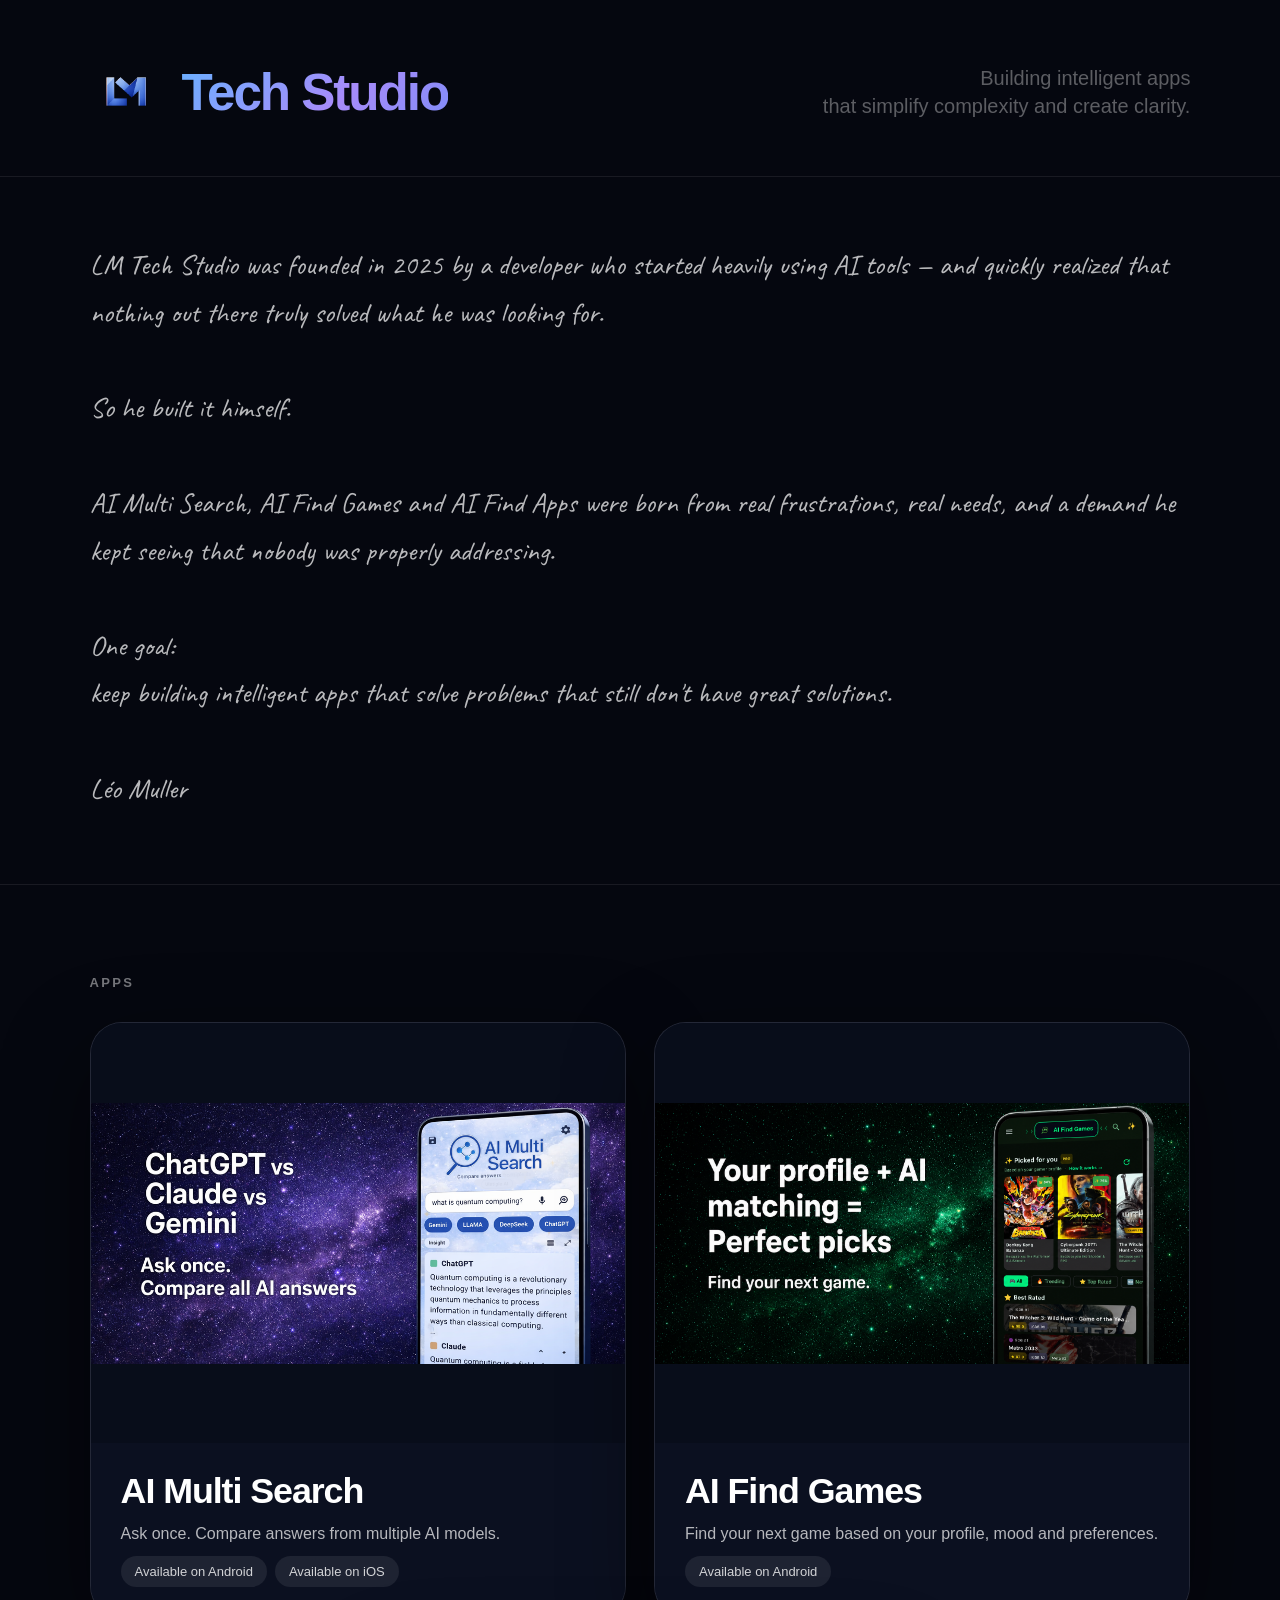
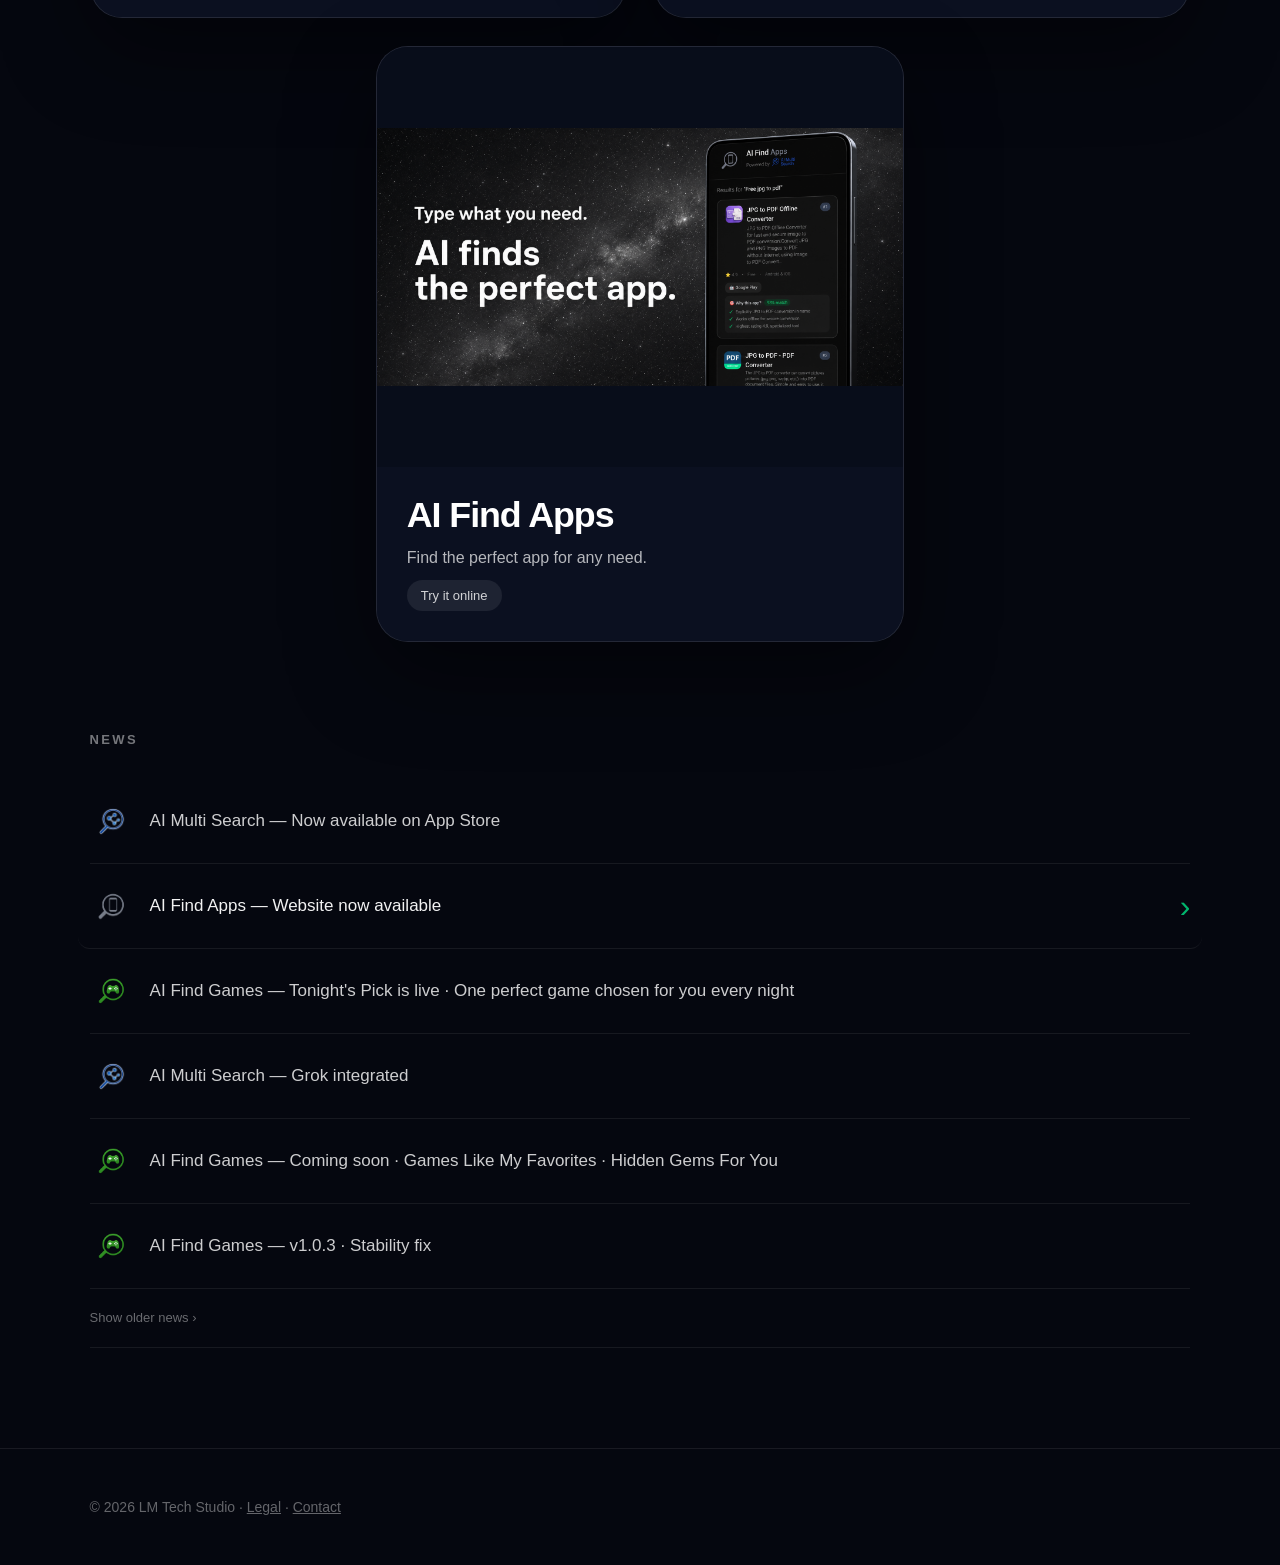
<file: index.html>
<!doctype html>
<html lang="en">
<head>
  <meta charset="UTF-8" />
  <meta name="viewport" content="width=device-width, initial-scale=1.0" />
  <title>LM Tech Studio</title>
  <link rel="icon" type="image/png" href="lm-tech-logo.png" />
  <link rel="apple-touch-icon" href="lm-tech-logo.png" />
  <!-- Google tag (gtag.js) -->
  <script async src="https://www.googletagmanager.com/gtag/js?id=G-GBGFR31RMR"></script>
  <script>
    window.dataLayer = window.dataLayer || [];
    function gtag(){dataLayer.push(arguments);}
    gtag('js', new Date());
    gtag('config', 'G-GBGFR31RMR');
  </script>
  <meta name="description" content="Building intelligent apps that solve problems that still don't have great solutions." />
  <link rel="stylesheet" href="style.css" />
  <link rel="preconnect" href="https://fonts.googleapis.com" />
  <link rel="preconnect" href="https://fonts.gstatic.com" crossorigin />
  <link href="https://fonts.googleapis.com/css2?family=Caveat:wght@400;500&display=swap" rel="stylesheet" />
</head>
<body>

  <!-- ── HERO ─────────────────────────────────────────────────────────────── -->
  <header class="hero">
    <div class="brand">
      <img src="lm-tech-logo.png" alt="LM Tech Studio logo" class="brand-logo" />
      <h1 class="brand-title">Tech Studio</h1>
    </div>
    <p class="hero-slogan">Building intelligent apps<br/>that simplify complexity and create clarity.</p>
  </header>

  <!-- ── ABOUT ─────────────────────────────────────────────────────────────── -->
  <section class="about">
    <p class="about-text">
      LM Tech Studio was founded in 2025 by a developer who started heavily using AI tools — and quickly realized that nothing out there truly solved what he was looking for.<br /><br />
      So he built it himself.<br /><br />
      AI Multi Search, AI Find Games and AI Find Apps were born from real frustrations, real needs, and a demand he kept seeing that nobody was properly addressing.<br /><br />
      One goal:<br />
      keep building intelligent apps that solve problems that still don't have great solutions.<br /><br />
      Léo Muller
    </p>
  </section>

  <main>

    <!-- ── APPS ───────────────────────────────────────────────────────────── -->
    <section class="apps">
      <h2>Apps</h2>
      <div class="app-grid">

        <!-- AI Multi Search -->
        <a class="app-card blue" href="https://aimultisearch.com/" target="_blank" rel="noopener noreferrer">
          <div class="card-image">
            <img src="ai-multi-search.png" alt="AI Multi Search" />
          </div>
          <div class="card-content">
            <h3>AI Multi Search</h3>
            <p>Ask once. Compare answers from multiple AI models.</p>
            <div class="badge-row" style="display: flex; gap: 8px; flex-wrap: wrap;">
              <span class="badge" onclick="event.preventDefault(); event.stopPropagation(); window.open('https://play.google.com/store/apps/details?id=com.lmtechstudio.aimultisearch', '_blank')">
                Available on Android
              </span>
              <span class="badge" onclick="event.preventDefault(); event.stopPropagation(); window.open('https://apps.apple.com/ch/app/ai-multi-search/id6784846445', '_blank')">
                Available on iOS
              </span>
            </div>
          </div>
        </a>

        <!-- AI Find Games -->
        <a class="app-card green" href="https://aifindgames.com/" target="_blank" rel="noopener noreferrer">
          <div class="card-image">
            <img src="ai-find-games..png" alt="AI Find Games" />
          </div>
          <div class="card-content">
            <h3>AI Find Games</h3>
            <p>Find your next game based on your profile, mood and preferences.</p>
            <span class="badge" onclick="event.preventDefault(); event.stopPropagation(); window.open('https://play.google.com/store/apps/details?id=com.aifindgames.app', '_blank')">
              Available on Android
            </span>
          </div>
        </a>

      </div>

      <!-- AI Find Apps -->
      <div class="app-grid-single">
        <a class="app-card grey" href="https://aifindapps.com/" target="_blank" rel="noopener noreferrer">
          <div class="card-image">
            <img src="ai-find-apps.png" alt="AI Find Apps" />
          </div>
          <div class="card-content">
            <h3>AI Find Apps</h3>
            <p>Find the perfect app for any need.</p>
            <span class="badge">Try it online</span>
          </div>
        </a>
      </div>

    </section>

    <!-- ── NEWS ──────────────────────────────────────────────────────────── -->
    <section class="updates">
      <h2>News</h2>
      <div class="update-list">

        <!-- AI Multi Search — Now available on App Store (LATEST) -->
        <div class="update-item">
          <div class="update-icon-wrap">
            <img src="icon-aimultisearch.png" alt="AI Multi Search icon" class="update-icon icon-multisearch" />
          </div>
          <p>AI Multi Search — Now available on App Store</p>
        </div>

        <!-- AI Find Apps — Website now available (LATEST) -->
        <div class="update-item clickable" onclick="openModalFindApps()">
          <div class="update-icon-wrap">
            <img src="logo_aifindapps.png" alt="AI Find Apps icon" class="update-icon icon-findapps" />
          </div>
          <p>AI Find Apps — Website now available</p>
          <span class="news-arrow">›</span>
        </div>

        <!-- AI Find Games — Tonight's Pick -->
        <div class="update-item">
          <div class="update-icon-wrap">
            <img src="icon-aifindgames.png" alt="AI Find Games icon" class="update-icon icon-findgames" />
          </div>
          <p>AI Find Games — Tonight's Pick is live · One perfect game chosen for you every night</p>
        </div>

        <!-- AI Multi Search — Grok integrated -->
        <div class="update-item">
          <div class="update-icon-wrap">
            <img src="icon-aimultisearch.png" alt="AI Multi Search icon" class="update-icon icon-multisearch" />
          </div>
          <p>AI Multi Search — Grok integrated</p>
        </div>

        <!-- AI Find Games — Coming soon -->
        <div class="update-item">
          <div class="update-icon-wrap">
            <img src="icon-aifindgames.png" alt="AI Find Games icon" class="update-icon icon-findgames" />
          </div>
          <p>AI Find Games — Coming soon · Games Like My Favorites · Hidden Gems For You</p>
        </div>

        <!-- AI Find Games — v1.0.3 -->
        <div class="update-item">
          <div class="update-icon-wrap">
            <img src="icon-aifindgames.png" alt="AI Find Games icon" class="update-icon icon-findgames" />
          </div>
          <p>AI Find Games — v1.0.3 · Stability fix</p>
        </div>

        <!-- OLDER NEWS — cachées par défaut -->
        <div id="older-news" style="display: none;">

          <!-- AI Find Games — Now available -->
          <div class="update-item clickable" onclick="openModalLaunch()">
            <div class="update-icon-wrap">
              <img src="icon-aifindgames.png" alt="AI Find Games icon" class="update-icon icon-findgames" />
            </div>
            <p>AI Find Games — Now available on Google Play</p>
            <span class="news-arrow">›</span>
          </div>

          <!-- AI Multi Search — Coming soon -->
          <div class="update-item">
            <div class="update-icon-wrap">
              <img src="icon-aimultisearch.png" alt="AI Multi Search icon" class="update-icon icon-multisearch" />
            </div>
            <p>AI Multi Search — Coming soon · Camera Search</p>
          </div>

          <!-- AI Multi Search — Mistral -->
          <div class="update-item">
            <div class="update-icon-wrap">
              <img src="icon-aimultisearch.png" alt="AI Multi Search icon" class="update-icon icon-multisearch" />
            </div>
            <p>AI Multi Search — Mistral integrated</p>
          </div>

          <!-- AI Multi Search — Insight -->
          <div class="update-item">
            <div class="update-icon-wrap">
              <img src="icon-aimultisearch.png" alt="AI Multi Search icon" class="update-icon icon-multisearch" />
            </div>
            <p>AI Multi Search — Insight feature released</p>
          </div>

        </div>

        <!-- Bouton Show older news -->
        <div class="update-item show-more-item" onclick="toggleOlderNews()" id="show-more-btn" style="cursor: pointer; justify-content: center;">
          <p style="color: rgba(255,255,255,0.4); font-size: 13px;">Show older news ›</p>
        </div>

      </div>
    </section>

  </main>

  <!-- ── FOOTER ────────────────────────────────────────────────────────────── -->
  <footer>
    <p>© 2026 LM Tech Studio · 
      <a href="legal.html">Legal</a> · 
      <a href="mailto:support@lmtechstudio.com">Contact</a>
    </p>
  </footer>

  <!-- ── MODAL — AI FIND APPS ───────────────────────────────────────────────── -->
  <div class="modal-overlay" id="modalOverlayFindApps" onclick="closeModalFindApps()">
    <div class="modal" onclick="event.stopPropagation()">
      <button class="modal-close" onclick="closeModalFindApps()">✕</button>
      <div class="modal-header">
        <span class="modal-tag modal-tag-grey">🌐 Website now available</span>
        <h3 class="modal-title">AI Find Apps — What is it?</h3>
        <p class="modal-powered">Powered by AI Multi Search</p>
      </div>
      <div class="modal-body">

        <div class="modal-feature">
          <div class="modal-feature-icon">🔍</div>
          <div>
            <h4>AI-Powered Search</h4>
            <p>Describe what you need in plain words — AI finds the best apps that match exactly what you're looking for.</p>
          </div>
        </div>

        <div class="modal-feature">
          <div class="modal-feature-icon">⭐</div>
          <div>
            <h4>Smart Ranking</h4>
            <p>Every result comes with a match score and an explanation of why this app fits your need.</p>
          </div>
        </div>

        <div class="modal-feature">
          <div class="modal-feature-icon">📱</div>
          <div>
            <h4>Any Platform</h4>
            <p>Android, iOS, web — AI Find Apps covers all platforms and finds the best option for you.</p>
          </div>
        </div>

      </div>
      <a class="modal-cta modal-cta-grey" href="https://aifindapps.com/" target="_blank" rel="noopener noreferrer">
        Try AI Find Apps →
      </a>
    </div>
  </div>

  <!-- ── MODAL — LAUNCH ─────────────────────────────────────────────────────── -->
  <div class="modal-overlay" id="modalOverlay2" onclick="closeModalLaunch()">
    <div class="modal" onclick="event.stopPropagation()">
      <button class="modal-close" onclick="closeModalLaunch()">✕</button>
      <div class="modal-header">
        <span class="modal-tag">🎮 Now available on Google Play</span>
        <h3 class="modal-title">AI Find Games — What is it?</h3>
      </div>
      <div class="modal-body">

        <div class="modal-feature">
          <div class="modal-feature-icon">🤖</div>
          <div>
            <h4>AI-Powered Recommendations</h4>
            <p>Tell the app your mood, preferences and gaming style — and let AI find the perfect game for you.</p>
          </div>
        </div>

        <div class="modal-feature">
          <div class="modal-feature-icon">🎯</div>
          <div>
            <h4>Your Gamer Profile</h4>
            <p>The more you use it, the better it knows you. Personalized picks that actually match who you are as a gamer.</p>
          </div>
        </div>

        <div class="modal-feature">
          <div class="modal-feature-icon">🕹️</div>
          <div>
            <h4>Any Platform, Any Genre</h4>
            <p>PC, console, mobile — indie or AAA. AI Find Games covers it all and finds what you'll actually enjoy.</p>
          </div>
        </div>

      </div>
      <a class="modal-cta" href="https://play.google.com/store/apps/details?id=com.aifindgames.app" target="_blank" rel="noopener noreferrer">
        Get AI Find Games →
      </a>
    </div>
  </div>

  <script src="script.js"></script>
  <script>
    function toggleOlderNews() {
      const older = document.getElementById('older-news');
      const btn = document.getElementById('show-more-btn');
      if (older.style.display === 'none') {
        older.style.display = 'block';
        btn.querySelector('p').textContent = 'Show less ‹';
      } else {
        older.style.display = 'none';
        btn.querySelector('p').textContent = 'Show older news ›';
      }
    }

    function openModalFindApps() {
      document.getElementById('modalOverlayFindApps').classList.add('active');
    }
    function closeModalFindApps() {
      document.getElementById('modalOverlayFindApps').classList.remove('active');
    }
  </script>
</body>
</html>
</file>
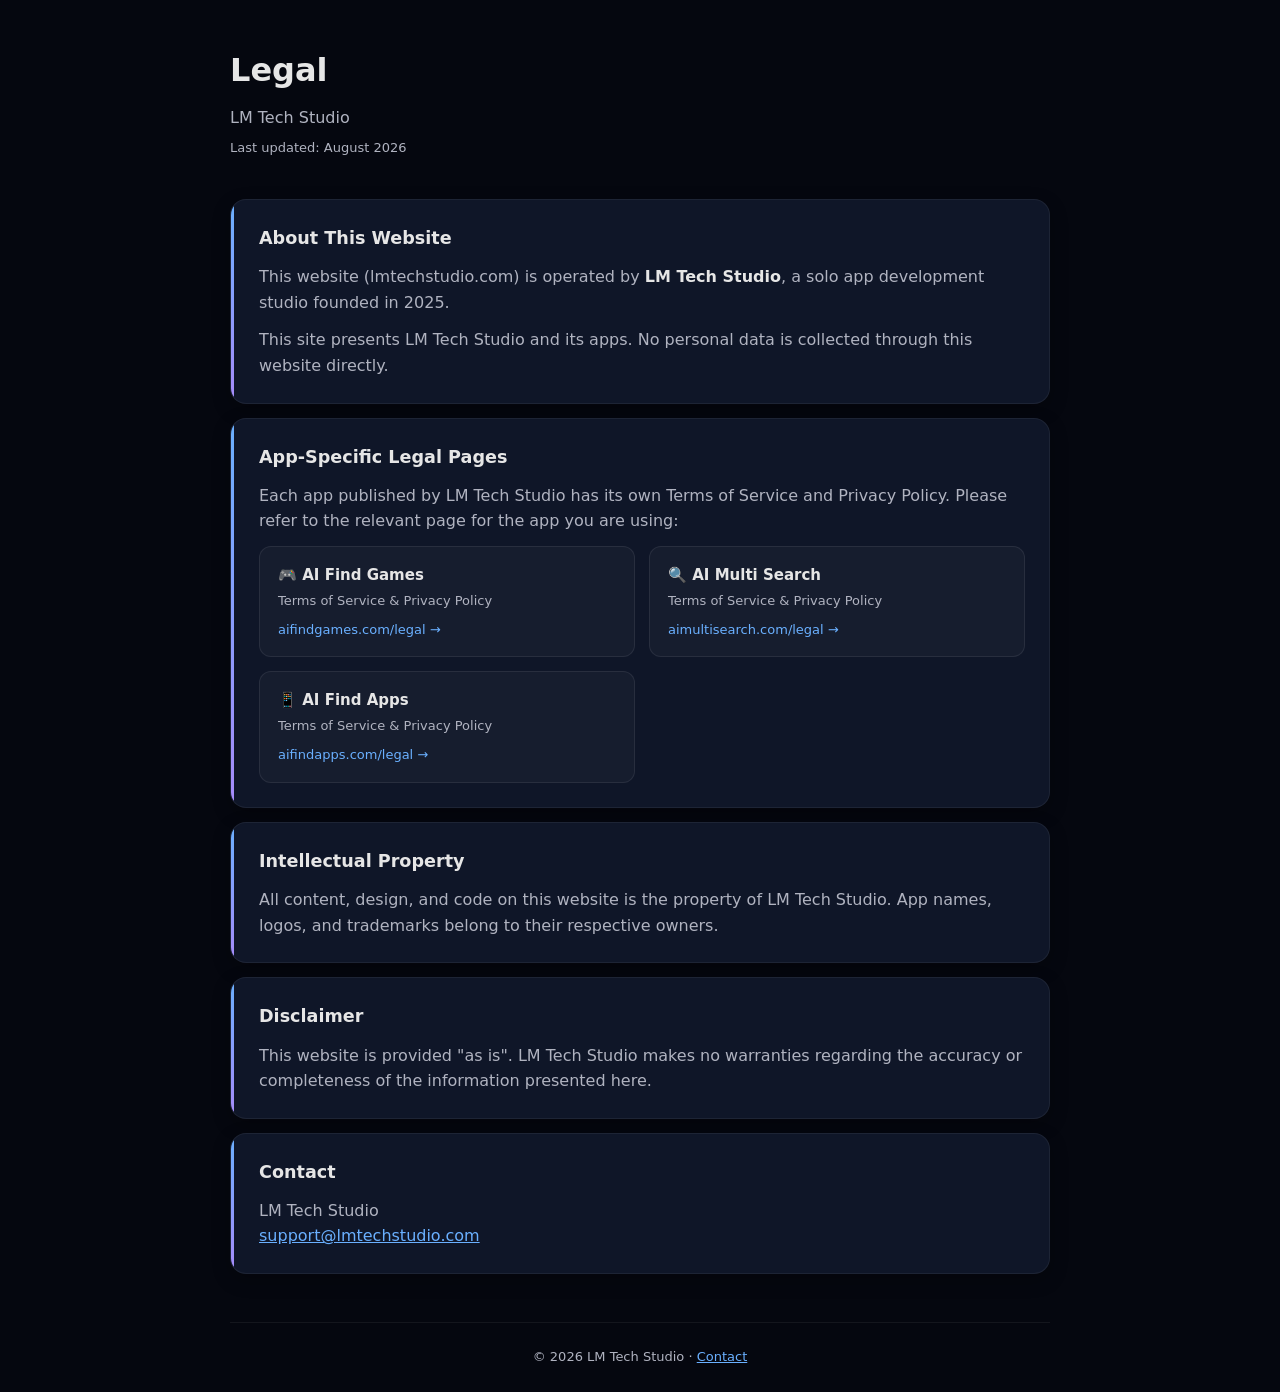
<file: legal.html>
<!DOCTYPE html>
<html lang="en">
<head>
<meta charset="UTF-8"/>
<meta name="viewport" content="width=device-width, initial-scale=1.0"/>
<title>LM Tech Studio – Legal</title>
<style>
:root{
  --bg:#05070f;
  --card:#0f1628;
  --text:#e6e6e6;
  --muted:#b0b3c0;
  --radius:16px;
  --line:rgba(255,255,255,0.06);
  --accent1:#6ab0ff;
  --accent2:#a78bfa;
}
body{
  margin:0;
  padding:24px;
  background:var(--bg);
  color:var(--text);
  font-family:system-ui,-apple-system,BlinkMacSystemFont,"Segoe UI",Roboto,Arial,sans-serif;
  line-height:1.6;
}
.container{
  max-width:820px;
  margin:0 auto;
}
h1{
  font-size:2rem;
  margin-bottom:8px;
}
.subtitle{
  color:var(--muted);
  margin-bottom:8px;
}
.updated{
  font-size:13px;
  color:var(--muted);
  margin-bottom:40px;
}
.card{
  background:var(--card);
  border-radius:var(--radius);
  border:1px solid var(--line);
  box-shadow:0 6px 18px rgba(0,0,0,0.25);
  overflow:hidden;
  position:relative;
  padding:24px 24px 24px 28px;
  margin-bottom:14px;
}
.card::before{
  content:"";
  position:absolute;
  left:0;
  top:0;
  height:100%;
  width:3px;
  background:linear-gradient(180deg,var(--accent1),var(--accent2));
}
h2{
  font-size:1.1rem;
  margin:0 0 12px;
  color:var(--text);
}
p{
  color:var(--muted);
  margin:0 0 12px;
}
p:last-child{ margin-bottom:0; }
strong{ color:var(--text); }
a{ color:var(--accent1); }

/* App links cards */
.app-links{
  display:grid;
  grid-template-columns:repeat(2, 1fr);
  gap:14px;
  margin-top:8px;
}
.app-link-card{
  background:rgba(255,255,255,0.03);
  border:1px solid rgba(255,255,255,0.08);
  border-radius:12px;
  padding:16px 18px;
  text-decoration:none;
  color:var(--text);
  transition:background 0.2s ease, border-color 0.2s ease;
  display:block;
}
.app-link-card:hover{
  background:rgba(255,255,255,0.06);
  border-color:rgba(255,255,255,0.15);
}
.app-link-card .app-name{
  font-weight:600;
  font-size:15px;
  margin-bottom:4px;
  color:var(--text);
}
.app-link-card .app-desc{
  font-size:13px;
  color:var(--muted);
}
.app-link-card .app-arrow{
  font-size:13px;
  color:var(--accent1);
  margin-top:8px;
  display:block;
}

.divider{
  border:none;
  border-top:1px solid var(--line);
  margin:40px 0;
}
.section-title{
  font-size:1.5rem;
  font-weight:700;
  margin:0 0 20px;
}
.updated-small{
  font-size:13px;
  color:var(--muted);
  margin-bottom:24px;
}

footer{
  margin-top:48px;
  padding-top:24px;
  border-top:1px solid var(--line);
  font-size:13px;
  color:var(--muted);
  text-align:center;
}
footer a{ color:var(--accent1); }

@media(max-width:600px){
  body{padding:18px;}
  h1{font-size:1.7rem;}
  .app-links{grid-template-columns:1fr;}
}
</style>
</head>
<body>
<div class="container">

  <h1>Legal</h1>
  <p class="subtitle">LM Tech Studio</p>
  <p class="updated">Last updated: August 2026</p>

  <!-- ── WEBSITE ─────────────────────────────────────────────────────────── -->
  <div class="card">
    <h2>About This Website</h2>
    <p>This website (lmtechstudio.com) is operated by <strong>LM Tech Studio</strong>, a solo app development studio founded in 2025.</p>
    <p>This site presents LM Tech Studio and its apps. No personal data is collected through this website directly.</p>
  </div>

  <div class="card">
    <h2>App-Specific Legal Pages</h2>
    <p>Each app published by LM Tech Studio has its own Terms of Service and Privacy Policy. Please refer to the relevant page for the app you are using:</p>
    <div class="app-links">
      <a class="app-link-card" href="https://aifindgames.com/legal.html" target="_blank" rel="noopener noreferrer">
        <div class="app-name">🎮 AI Find Games</div>
        <div class="app-desc">Terms of Service &amp; Privacy Policy</div>
        <span class="app-arrow">aifindgames.com/legal →</span>
      </a>
      <a class="app-link-card" href="https://aimultisearch.com/legal.html" target="_blank" rel="noopener noreferrer">
        <div class="app-name">🔍 AI Multi Search</div>
        <div class="app-desc">Terms of Service &amp; Privacy Policy</div>
        <span class="app-arrow">aimultisearch.com/legal →</span>
      </a>
      <a class="app-link-card" href="https://aifindapps.com/legal" target="_blank" rel="noopener noreferrer">
        <div class="app-name">📱 AI Find Apps</div>
        <div class="app-desc">Terms of Service &amp; Privacy Policy</div>
        <span class="app-arrow">aifindapps.com/legal →</span>
      </a>
    </div>
  </div>

  <div class="card">
    <h2>Intellectual Property</h2>
    <p>All content, design, and code on this website is the property of LM Tech Studio. App names, logos, and trademarks belong to their respective owners.</p>
  </div>

  <div class="card">
    <h2>Disclaimer</h2>
    <p>This website is provided "as is". LM Tech Studio makes no warranties regarding the accuracy or completeness of the information presented here.</p>
  </div>

  <div class="card">
    <h2>Contact</h2>
    <p>LM Tech Studio<br/>
    <a href="mailto:support@lmtechstudio.com">support@lmtechstudio.com</a></p>
  </div>

  <footer>
    © 2026 LM Tech Studio ·
    <a href="mailto:support@lmtechstudio.com">Contact</a>
  </footer>

</div>
</body>
</html>
</file>
<file: style.css>
* {
  box-sizing: border-box;
}

body {
  margin: 0;
  font-family: Inter, Arial, sans-serif;
  background: #05070f;
  color: #ffffff;
}

/* ── HERO ──────────────────────────────────────────────────────────────────── */
.hero {
  padding: 56px 7vw 48px;
  display: flex;
  align-items: center;
  justify-content: space-between;
  gap: 40px;
  border-bottom: 1px solid rgba(255,255,255,0.08);
}

.brand {
  display: flex;
  align-items: center;
  gap: 20px;
  flex-shrink: 0;
}

.brand-logo {
  width: 72px;
  height: 72px;
  border-radius: 18px;
  mix-blend-mode: lighten;
}

.brand-title {
  font-size: clamp(28px, 4vw, 52px);
  margin: 0;
  letter-spacing: -0.04em;
  background: linear-gradient(135deg, #6ab0ff 0%, #a78bfa 60%, #818cf8 100%);
  -webkit-background-clip: text;
  -webkit-text-fill-color: transparent;
  background-clip: text;
}

.hero-slogan {
  max-width: 420px;
  font-size: clamp(15px, 1.6vw, 20px);
  line-height: 1.4;
  color: rgba(255,255,255,0.35);
  margin: 0;
  text-align: right;
}

/* ── ABOUT ─────────────────────────────────────────────────────────────────── */
.about {
  padding: 64px 7vw 72px;
  border-bottom: 1px solid rgba(255,255,255,0.08);
}

.about-text {
  font-family: 'Caveat', cursive;
  font-size: clamp(20px, 2.2vw, 28px);
  font-weight: 400;
  line-height: 1.7;
  color: rgba(255,255,255,0.72);
  max-width: 100%;
  margin: 0;
  width: 100%;
}

/* ── APPS ──────────────────────────────────────────────────────────────────── */
.apps {
  padding: 90px 7vw;
}

.apps h2,
.updates h2 {
  font-size: 13px;
  text-transform: uppercase;
  letter-spacing: 0.18em;
  color: rgba(255,255,255,0.45);
  margin-bottom: 32px;
  margin-top: 0;
}

/* ── GRID ────────────────────────────────────────────────────────────────── */
.app-grid {
  display: grid;
  grid-template-columns: repeat(2, minmax(0, 1fr));
  gap: 28px;
  align-items: start;
}

.app-grid-single {
  display: flex;
  justify-content: center;
  margin-top: 28px;
}

.app-grid-single .app-card {
  max-width: 48%;
  width: 100%;
}

/* ── CARDS ─────────────────────────────────────────────────────────────────── */
.app-card {
  display: flex;
  flex-direction: column;
  min-width: 0;
  width: 100%;
  border-radius: 32px;
  overflow: hidden;
  text-decoration: none;
  color: white;
  background: #0b1020;
  border: 1px solid rgba(255,255,255,0.10);
  box-shadow: 0 30px 90px rgba(0,0,0,0.45);
  transition: transform 0.35s ease, box-shadow 0.35s ease;
}

.app-card:hover {
  transform: translateY(-8px);
}

.app-card.blue:hover {
  box-shadow: 0 35px 120px rgba(48, 109, 255, 0.35);
}

.app-card.green:hover {
  box-shadow: 0 35px 120px rgba(0, 255, 150, 0.28);
}

.app-card.grey:hover {
  box-shadow: 0 35px 120px rgba(180, 180, 180, 0.25);
}

.card-image {
  width: 100%;
  height: 420px;
  overflow: hidden;
  flex-shrink: 0;
  background: #080d1a;
  display: flex;
  align-items: center;
  justify-content: center;
}

.card-image img {
  width: 100%;
  height: 100%;
  object-fit: contain;
  object-position: center center;
  display: block;
  transition: transform 0.5s ease;
}

.app-card:hover .card-image img {
  transform: scale(1.02);
}

.card-content {
  padding: 28px 30px 30px;
  background: #0b1020;
  display: flex;
  flex-direction: column;
  gap: 10px;
  flex: 1;
}

.card-content h3 {
  font-size: clamp(26px, 2.8vw, 42px);
  margin: 0;
  letter-spacing: -0.03em;
}

.card-content p {
  font-size: 16px;
  color: rgba(255,255,255,0.70);
  margin: 0;
  line-height: 1.5;
}

.badge {
  display: inline-block;
  padding: 8px 14px;
  border-radius: 999px;
  background: rgba(255,255,255,0.08);
  color: rgba(255,255,255,0.80);
  font-size: 13px;
  align-self: flex-start;
  text-decoration: none;
  transition: background 0.2s ease;
}

.badge:hover {
  background: rgba(255,255,255,0.15);
}

/* ── NEWS ──────────────────────────────────────────────────────────────────── */
.updates {
  padding: 0 7vw 100px;
}

.update-list {
  display: flex;
  flex-direction: column;
}

.update-item {
  display: flex;
  align-items: center;
  gap: 16px;
  padding: 20px 0;
  border-bottom: 1px solid rgba(255,255,255,0.07);
}

.update-icon-wrap {
  width: 44px;
  height: 44px;
  flex-shrink: 0;
  display: flex;
  align-items: center;
  justify-content: center;
}

.icon-findgames {
  width: 41px;
  height: 41px;
  object-fit: contain;
  display: block;
}

.icon-multisearch {
  width: 31px;
  height: 31px;
  object-fit: contain;
  display: block;
}

.icon-findapps {
  width: 39px;
  height: 39px;
  object-fit: contain;
  display: block;
}

.update-item p {
  margin: 0;
  font-size: 17px;
  color: rgba(255,255,255,0.80);
  flex: 1;
  line-height: 1.4;
}

.update-item.clickable {
  cursor: pointer;
  border-radius: 12px;
  padding: 20px 12px;
  margin: 0 -12px;
  transition: background 0.2s ease, box-shadow 0.2s ease;
}

.update-item.clickable:hover {
  background: rgba(255,255,255,0.05);
  box-shadow: 0 0 24px rgba(0, 255, 150, 0.18);
}

.update-item.clickable p {
  color: rgba(255,255,255,0.95);
}

.news-arrow {
  font-size: 32px;
  color: rgba(0, 255, 150, 0.7);
  flex-shrink: 0;
  transition: transform 0.2s ease;
}

.update-item.clickable:hover .news-arrow {
  transform: translateX(4px);
}

/* ── MODAL ─────────────────────────────────────────────────────────────────── */
.modal-overlay {
  position: fixed;
  inset: 0;
  background: rgba(0,0,0,0.75);
  backdrop-filter: blur(8px);
  -webkit-backdrop-filter: blur(8px);
  display: flex;
  align-items: center;
  justify-content: center;
  z-index: 100;
  opacity: 0;
  pointer-events: none;
  transition: opacity 0.25s ease;
  padding: 20px;
}

.modal-overlay.active {
  opacity: 1;
  pointer-events: all;
}

.modal {
  background: #0f1628;
  border: 1px solid rgba(255,255,255,0.12);
  border-radius: 28px;
  padding: 40px;
  max-width: 560px;
  width: 100%;
  position: relative;
  transform: translateY(20px);
  transition: transform 0.25s ease;
  box-shadow: 0 40px 120px rgba(0,0,0,0.6);
}

.modal-overlay.active .modal {
  transform: translateY(0);
}

.modal-close {
  position: absolute;
  top: 20px;
  right: 20px;
  background: rgba(255,255,255,0.08);
  border: none;
  color: rgba(255,255,255,0.6);
  width: 36px;
  height: 36px;
  border-radius: 50%;
  font-size: 14px;
  cursor: pointer;
  transition: background 0.2s ease, color 0.2s ease;
  display: flex;
  align-items: center;
  justify-content: center;
}

.modal-close:hover {
  background: rgba(255,255,255,0.15);
  color: white;
}

.modal-header {
  margin-bottom: 32px;
}

.modal-tag {
  display: inline-block;
  font-size: 12px;
  font-weight: 600;
  letter-spacing: 0.08em;
  color: rgba(0, 255, 150, 0.9);
  background: rgba(0, 255, 150, 0.08);
  border: 1px solid rgba(0, 255, 150, 0.2);
  padding: 5px 12px;
  border-radius: 999px;
  margin-bottom: 14px;
}

.modal-title {
  font-size: 22px;
  font-weight: 700;
  margin: 0;
  letter-spacing: -0.02em;
  color: white;
}

.modal-body {
  display: flex;
  flex-direction: column;
  gap: 24px;
  margin-bottom: 32px;
}

.modal-feature {
  display: flex;
  gap: 16px;
  align-items: flex-start;
}

.modal-feature-icon {
  font-size: 28px;
  flex-shrink: 0;
  width: 44px;
  height: 44px;
  background: rgba(255,255,255,0.06);
  border-radius: 12px;
  display: flex;
  align-items: center;
  justify-content: center;
}

.modal-feature h4 {
  font-size: 16px;
  font-weight: 600;
  margin: 0 0 6px;
  color: white;
}

.modal-feature p {
  font-size: 14px;
  color: rgba(255,255,255,0.62);
  margin: 0;
  line-height: 1.6;
}

.modal-cta {
  display: block;
  text-align: center;
  padding: 14px 24px;
  background: linear-gradient(135deg, rgba(0,255,150,0.15), rgba(0,200,120,0.1));
  border: 1px solid rgba(0,255,150,0.3);
  border-radius: 14px;
  color: rgba(0,255,150,0.95);
  font-size: 15px;
  font-weight: 600;
  text-decoration: none;
  transition: background 0.2s ease, transform 0.2s ease;
}

.modal-cta:hover {
  background: linear-gradient(135deg, rgba(0,255,150,0.22), rgba(0,200,120,0.16));
  transform: translateY(-2px);
}

/* ── FOOTER ────────────────────────────────────────────────────────────────── */
footer {
  padding: 36px 7vw;
  color: rgba(255,255,255,0.38);
  border-top: 1px solid rgba(255,255,255,0.08);
  font-size: 14px;
}

footer a {
  color: rgba(255,255,255,0.38);
  text-decoration: underline;
  transition: color 0.2s ease;
}

footer a:hover {
  color: rgba(255,255,255,0.75);
}

/* ── RESPONSIVE ────────────────────────────────────────────────────────────── */
@media (max-width: 900px) {
  .hero {
    flex-direction: column;
    align-items: flex-start;
    padding: 36px 5vw 36px;
    gap: 20px;
  }

  .hero-slogan {
    text-align: left;
    font-size: 15px;
  }

  .about {
    padding: 48px 5vw 56px;
  }

  .about-text {
    font-size: 19px;
  }

  .app-grid {
    grid-template-columns: 1fr;
  }

  .app-grid-single .app-card {
    max-width: 100%;
  }

  .card-image {
    height: 280px;
  }

  .apps {
    padding: 60px 5vw;
  }

  .updates {
    padding: 0 5vw 80px;
  }

  .modal {
    padding: 28px 24px;
    border-radius: 20px;
  }
}

/* ── MODAL AI FIND APPS ────────────────────────────────────────────────────── */
.modal-tag-grey {
  color: rgba(200, 200, 200, 0.9);
  background: rgba(200, 200, 200, 0.08);
  border: 1px solid rgba(200, 200, 200, 0.2);
}

.modal-powered {
  font-size: 12px;
  color: rgba(255,255,255,0.35);
  margin: 8px 0 0;
}

.modal-cta-grey {
  background: linear-gradient(135deg, rgba(180,180,180,0.15), rgba(140,140,140,0.1));
  border: 1px solid rgba(180,180,180,0.3);
  color: rgba(220,220,220,0.95);
}

.modal-cta-grey:hover {
  background: linear-gradient(135deg, rgba(180,180,180,0.22), rgba(140,140,140,0.16));
}
</file>
